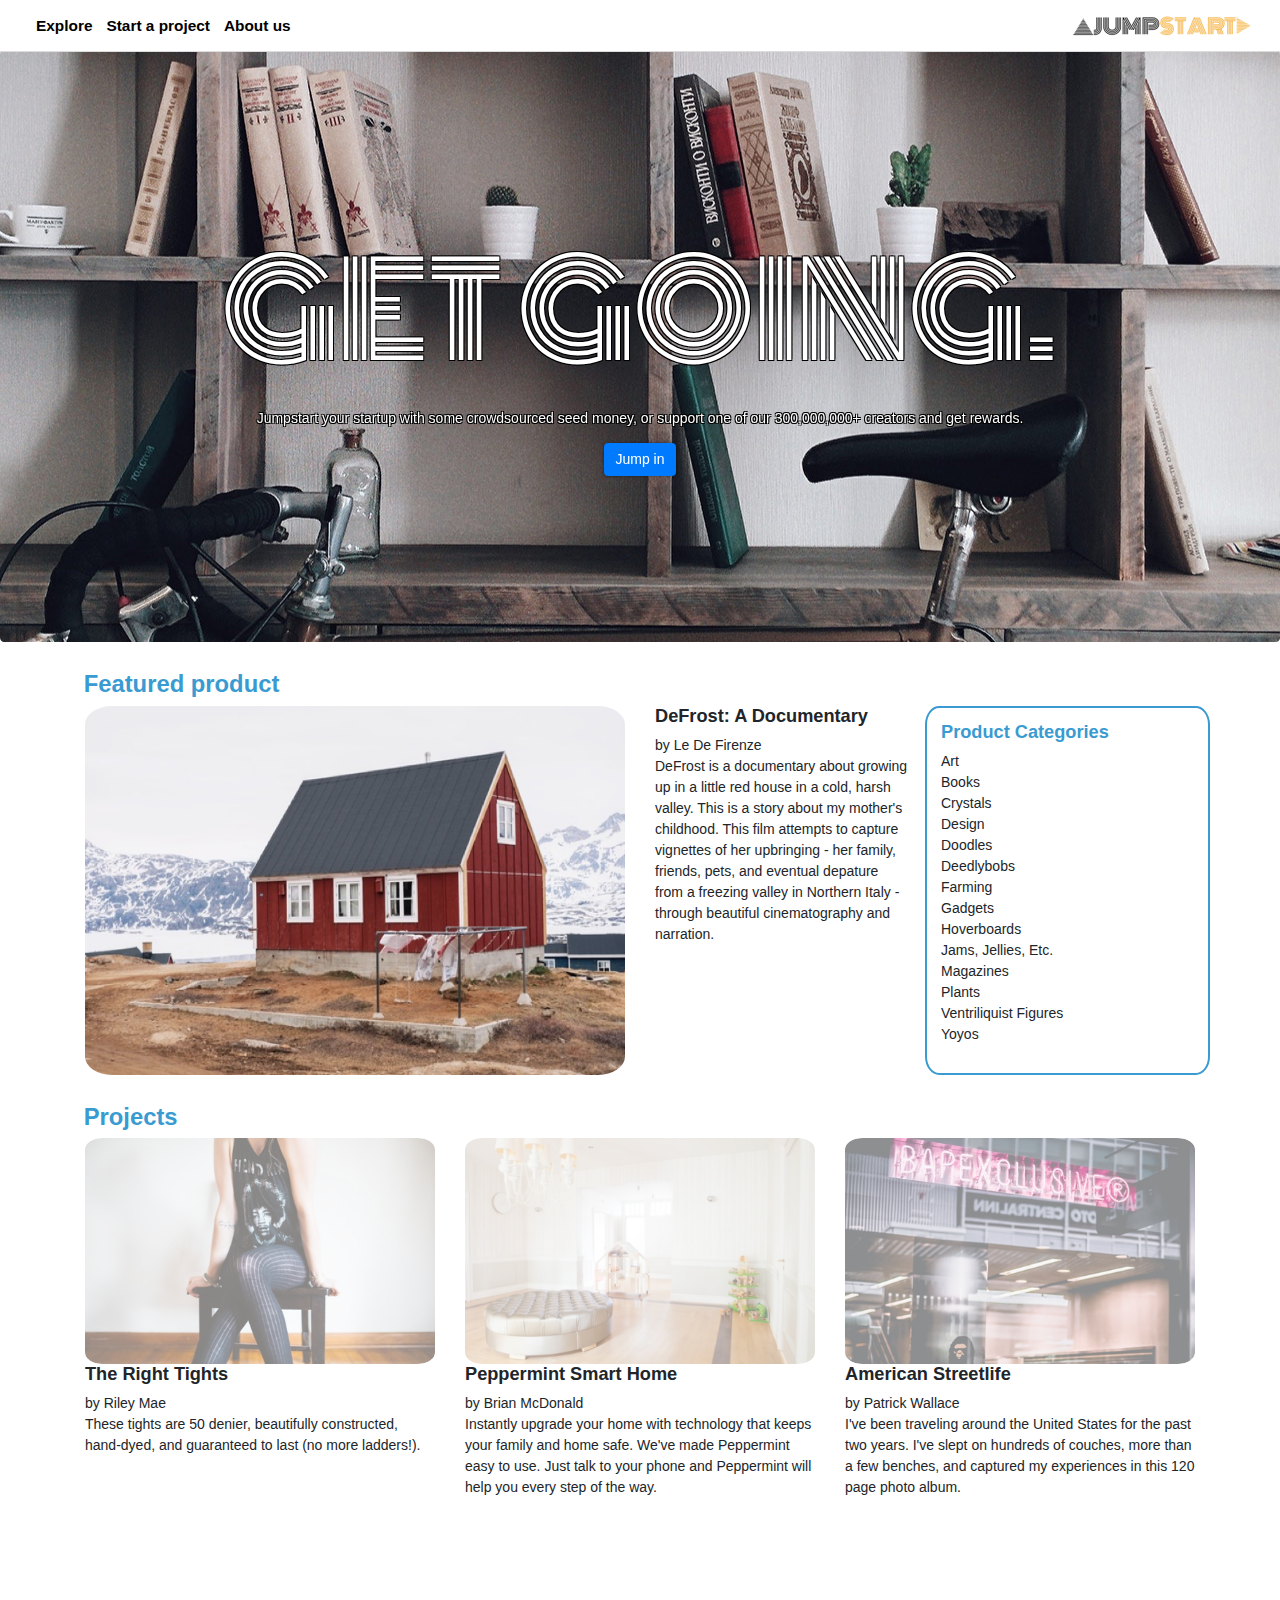
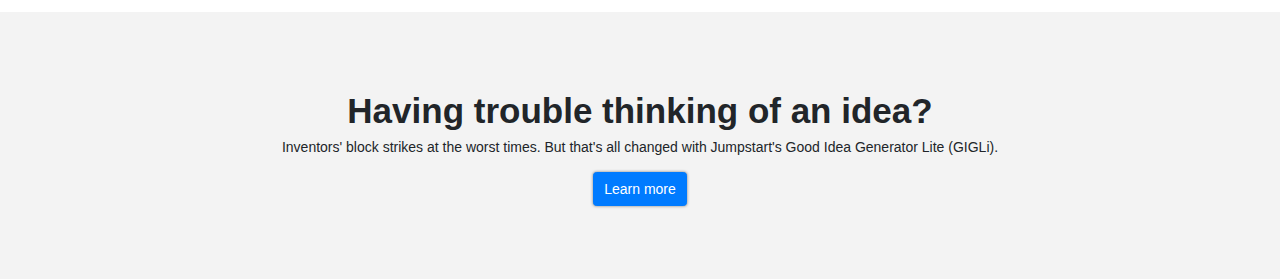
<file: index.html>
<!DOCTYPE html>
<html lang="en">
<head>
    <meta charset="UTF-8">
    <meta name="viewport" content="width=device-width, initial-scale=1.0">
    <link rel="stylesheet" href="./resources/css/Reset.css">
    <link rel="stylesheet" href="https://stackpath.bootstrapcdn.com/bootstrap/4.2.1/css/bootstrap.min.css">
    <link rel="stylesheet" type="text/css" href="./resources/javascript/Slick/slick/slick.css">
    <link rel="stylesheet" href="./resources/css/style.css">
    <title>Document</title>
    <link rel="shortcut icon" type="image/png" href="./favicon.png">
    <link href="https://fonts.googleapis.com/css?family=Monoton|Open+Sans:400,600,700" rel="stylesheet">

</head>
<body>

 
<nav class="navbar navbar-expand-md navbar-fixed-top">
    <div class="container-fluid nav-mobile">
        <ul class="navbar-nav mobile-text">
            <li class="nav-item active">
                <a class="nav-link" href="./index.html">Explore</a>
            </li>
            <li class="nav-item active">
                <a class="nav-link" href="#">Start a project</a>
            </li>
            <li class="nav-item active">
                <a class="nav-link" href="./About Us.html">About us</a>
            </liv>
        </ul>
        <a href="./index.html"><img class="logo" src="./resources/images/logo.png" alt="Company logo"></a>
    </div>    
</nav>

<div class="sitewide-container">

    <Div class="carousel">
        <div class="jumbotron jumbotron-bike">
            <span class="monoton mobile-text">GET GOING.</span>
            <p class="jumbotron-p mobile-text">Jumpstart your startup with some crowdsourced seed money, or support one of our 300,000,000+ creators and get rewards.</p>
            <div class="main-button">
                <a href="#" class="btn btn-primary btn-large">Jump in</a>
            </div>
        </div>
        <div class="jumbotron jumbotron-beer">
            <span class="monoton mobile-text">GET THINKING.</span>
            <p class="jumbotron-p mobile-text">Meet like-minded individuals who will help fuel your creative juices.</p>
            <div class="main-button">
                <a href="#" class="btn btn-primary btn-large">Jump in</a>
            </div>
        </div>
        <div class="jumbotron jumbotron-flowers">
            <span class="monoton mobile-text">GET CREATING.</span>
            <p class="jumbotron-p mobile-text">Stop overthinking projects and begin putting them out into the world.</p>
            <div class="main-button">
                <a href="#" class="btn btn-primary btn-large">Jump in</a>
            </div>
        </div>
        <div class="jumbotron jumbotron-duffel">
            <span class="monoton mobile-text">GET STARTED.</span>
            <p class="jumbotron-p mobile-text">What are you waiting for? Today's the day for your next big idea.</p>
            <div class="main-button">
                <a href="#" class="btn btn-primary btn-large">Jump in</a>
            </div>
        </div>
    </div>

    <div class="container bottom-margin">
        <div class="row featured-product">
            <h3>Featured product</h3>
        </div>
        <div class="row">
            <div class="image-container col-xs-12 col-md-6">
                <a href="./Featured-product.html"><img src="./resources/images/featured-project.png" alt="Barn in the mountains"></a>
            </div>
            <div class="featured-project col-xs-12 col-md-3">
                    <a href="./Featured-product.html"><h4>DeFrost: A Documentary</h4></a>
                <span>by Le De Firenze</span>
                <p>DeFrost is a documentary about growing up in a little red house in a cold, harsh valley. This is a story about my mother's childhood. This film attempts to capture vignettes of her upbringing - her family, friends, pets, and eventual depature from a freezing valley in Northern Italy - through beautiful cinematography and narration.</p>
            </div>

            <div class="product-list col-xs-12 col-md-3">
                <h4 class="mobile-text">Product Categories</h4>
                <ul>
                    <li>Art</li>
                    <li>Books</li>
                    <li>Crystals</li>
                    <li>Design</li>
                    <li>Doodles</li>
                    <li>Deedlybobs</li>
                    <li>Farming</li>
                    <li>Gadgets</li>
                    <li>Hoverboards</li>
                    <li>Jams, Jellies, Etc.</li>
                    <li>Magazines</li>
                    <li>Plants</li>
                    <li>Ventriliquist Figures</li>
                    <li>Yoyos</li>
                    </ul>        
            </div>
        </div>
    </div>

    <div class="container projects">
        <div class="row mobile-text projects-h3">
            <h3>Projects</h3>
        </div>
        <div class="row">
            <div class="col-xs-12 col-md-4">
                <div class="image-container">
                    <a href="./Projects1.html"><img src="./resources/images/project1.png" alt="Girl on chair" class="opaque zoom-img"></a>
                </div>
                    <a href="./Projects1.html"><h4>The Right Tights</h4></a>
                    <span>by Riley Mae</span>
                    <p>These tights are 50 denier, beautifully constructed, hand-dyed, and guaranteed to last (no more ladders!). 
            </div>
            <div class="col-xs-12 col-md-4"">
                <div class="image-container">
                        <a href="./Projects2.html"><img src="./resources/images/project2.png" alt="Empty apartment room" class="opaque zoom-img"></a>
                </div>    
                <a href="./Projects2.html"><h4>Peppermint Smart Home</h4></a>
                <span>by Brian McDonald</span>
                <p>Instantly upgrade your home with technology that keeps your family and home safe. We've made Peppermint easy to use. Just talk to your phone and Peppermint will help you every step of the way.</p>
            </div>
            <div class="col-xs-12 col-md-4"">
                <div class="image-container">
                        <a href="./Projects3.html"><img src="./resources/images/project3.png" alt="Street sign post double exposure" class="opaque zoom-img"></a>
                </div>
                <a href="./Projects3.html"><h4>American Streetlife</h4></a>
                <span>by Patrick Wallace</span>
                <p>I've been traveling around the United States for the past two years. I've slept on hundreds of couches, more than a few benches, and captured my experiences in this 120 page photo album.</p>
            </div>   
        </div>
    </div>


    <div class="container-fluid footer-content">
        <div>
            <span class="big-text">Having trouble thinking of an idea?</span>
            <p>Inventors' block strikes at the worst times. But that's all changed with Jumpstart's Good Idea Generator Lite (GIGLi).</p>
            <div class="main-button">
                <a href="#" class="btn btn-primary btn-large">Learn more</a>
            </div>
        </div>

    </div>

</div>


<script
  src="https://code.jquery.com/jquery-3.3.1.min.js"
  integrity="sha256-FgpCb/KJQlLNfOu91ta32o/NMZxltwRo8QtmkMRdAu8="
  crossorigin="anonymous"></script>
<script type="text/javascript" src="./resources/javascript/Slick/slick/slick.min.js"></script>
<script type="text/javascript" src="./resources/javascript/main.js"></script>
</body>


</html>
</file>
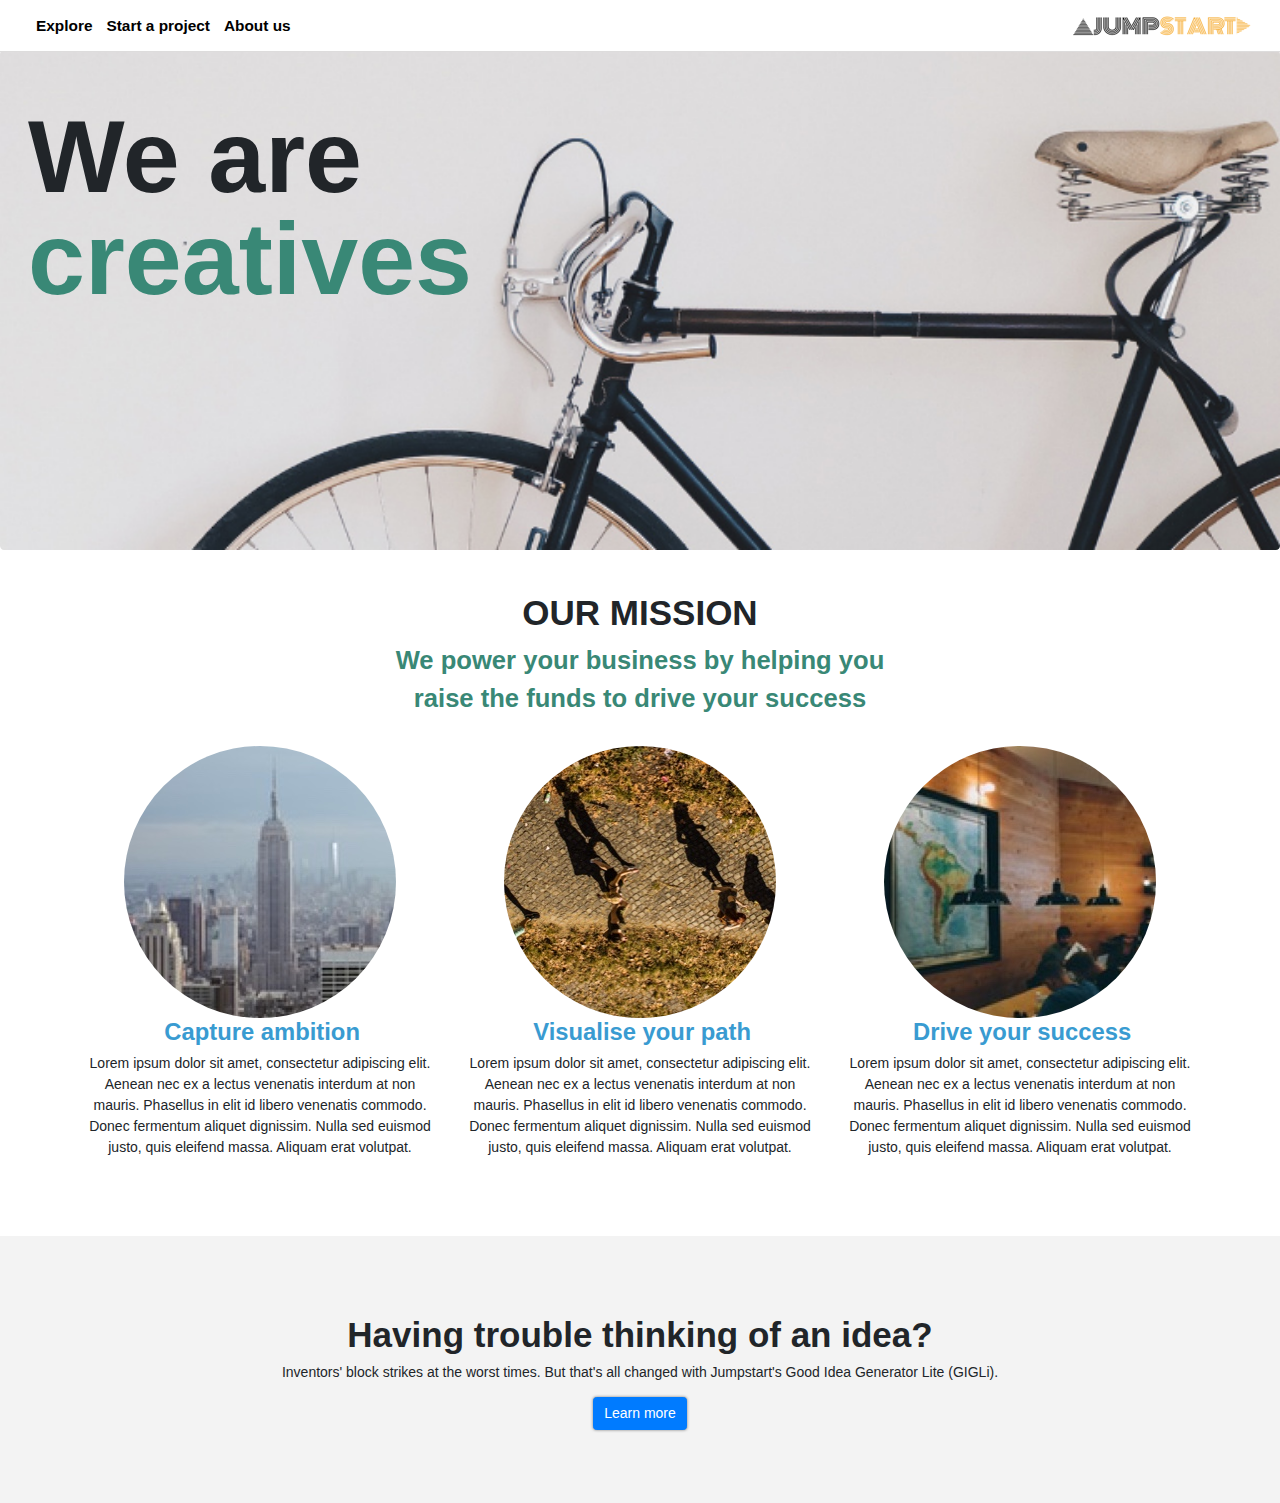
<file: About Us.html>
<!DOCTYPE html>
<html lang="en">
<head>
    <meta charset="UTF-8">
    <meta name="viewport" content="width=device-width, initial-scale=1.0">
    <link rel="stylesheet" href="./resources/css/Reset.css">
    <link rel="stylesheet" href="https://stackpath.bootstrapcdn.com/bootstrap/4.2.1/css/bootstrap.min.css">
    <link rel="stylesheet" type="text/css" href="./resources/javascript/Slick/slick/slick.css">
    <link rel="stylesheet" href="./resources/css/style.css">
    <title>Document</title>
    <link rel="shortcut icon" type="image/png" href="./favicon.png">
    <link href="https://fonts.googleapis.com/css?family=Monoton|Open+Sans:400,600,700" rel="stylesheet">

</head>
<body class="projects-page">


 
<nav class="navbar navbar-expand-md navbar-fixed-top">
    <div class="container-fluid nav-mobile">
        <ul class="navbar-nav mobile-text">
            <li class="nav-item active">
                    <a class="nav-link" href="./index.html">Explore</a>
            </li>
            <li class="nav-item active">
                <a class="nav-link" href="#">Start a project</a>
            </li>
            <li class="nav-item active">
                <a class="nav-link" href="./About Us.html">About us</a>
            </liv>
        </ul>
        <a href="./index.html"><img class="logo" src="./resources/images/logo.png" alt="Company logo"></a>
    </div>    
</nav>

<div class="about-us-container">

    <div class="jumbotron jumbotron-about-us">
        <div class="row">
            <span class="about-us-title col-md-4">We are <br> <span id="creatives">creatives</span></span>
        </div>
    </div>

<div class="container sec-1-about-us testing">

    <div class="row">
        <div class="col-md-6 offset-md-3">
            <h1 id="about-us-h1">OUR MISSION</h1>
        </div>
    </div>   

    <div class="row">
        <div class="col-md-6 offset-md-3">
            <p class="about-us-p">We power your business by helping you raise the funds to drive your success</p>
        </div>
    </div>

    <div class="row">
        <div class="col-md-4 tile">
            <div class="about-us-img">
                <img src="./resources/images/empire-state.jpg" alt="Empire state building">
            </div>
            <h3>Capture ambition</h3>
            <p id="left"> Lorem ipsum dolor sit amet, consectetur adipiscing elit. Aenean nec ex a lectus venenatis interdum at non mauris. Phasellus in elit id libero venenatis commodo. Donec fermentum aliquet dignissim. Nulla sed euismod justo, quis eleifend massa. Aliquam erat volutpat.  </p>
        </div>
        <div class="col-md-4 tile">
            <div class="about-us-img">
                <img src="./resources/images/walking-path.jpg" alt="People walking on path">
            </div>
            <h3>Visualise your path</h3>
            <p id="left">Lorem ipsum dolor sit amet, consectetur adipiscing elit. Aenean nec ex a lectus venenatis interdum at non mauris. Phasellus in elit id libero venenatis commodo. Donec fermentum aliquet dignissim. Nulla sed euismod justo, quis eleifend massa. Aliquam erat volutpat.  </p>
        </div>
        <div class="col-md-4 tile">
            <div class="about-us-img">
                <img src="./resources/images/information-campus.jpg" alt="People sitting in a cafe">
            </div>
            <h3>Drive your success</h3>
            <p id="left">Lorem ipsum dolor sit amet, consectetur adipiscing elit. Aenean nec ex a lectus venenatis interdum at non mauris. Phasellus in elit id libero venenatis commodo. Donec fermentum aliquet dignissim. Nulla sed euismod justo, quis eleifend massa. Aliquam erat volutpat. </p>
        </div>        

    </div>
            
</div>  
       
</div>


    <div class="container-fluid footer-content">
        <div>
            <span class="big-text">Having trouble thinking of an idea?</span>
            <p>Inventors' block strikes at the worst times. But that's all changed with Jumpstart's Good Idea Generator Lite (GIGLi).</p>
            <div class="main-button">
                <a href="#" class="btn btn-primary btn-large">Learn more</a>
            </div>
        </div>

    </div>



<script
  src="https://code.jquery.com/jquery-3.3.1.min.js"
  integrity="sha256-FgpCb/KJQlLNfOu91ta32o/NMZxltwRo8QtmkMRdAu8="
  crossorigin="anonymous"></script>
<script type="text/javascript" src="./resources/javascript/Slick/slick/slick.min.js"></script>
<script type="text/javascript" src="./resources/javascript/main.js"></script>
</body>


</html>
</file>
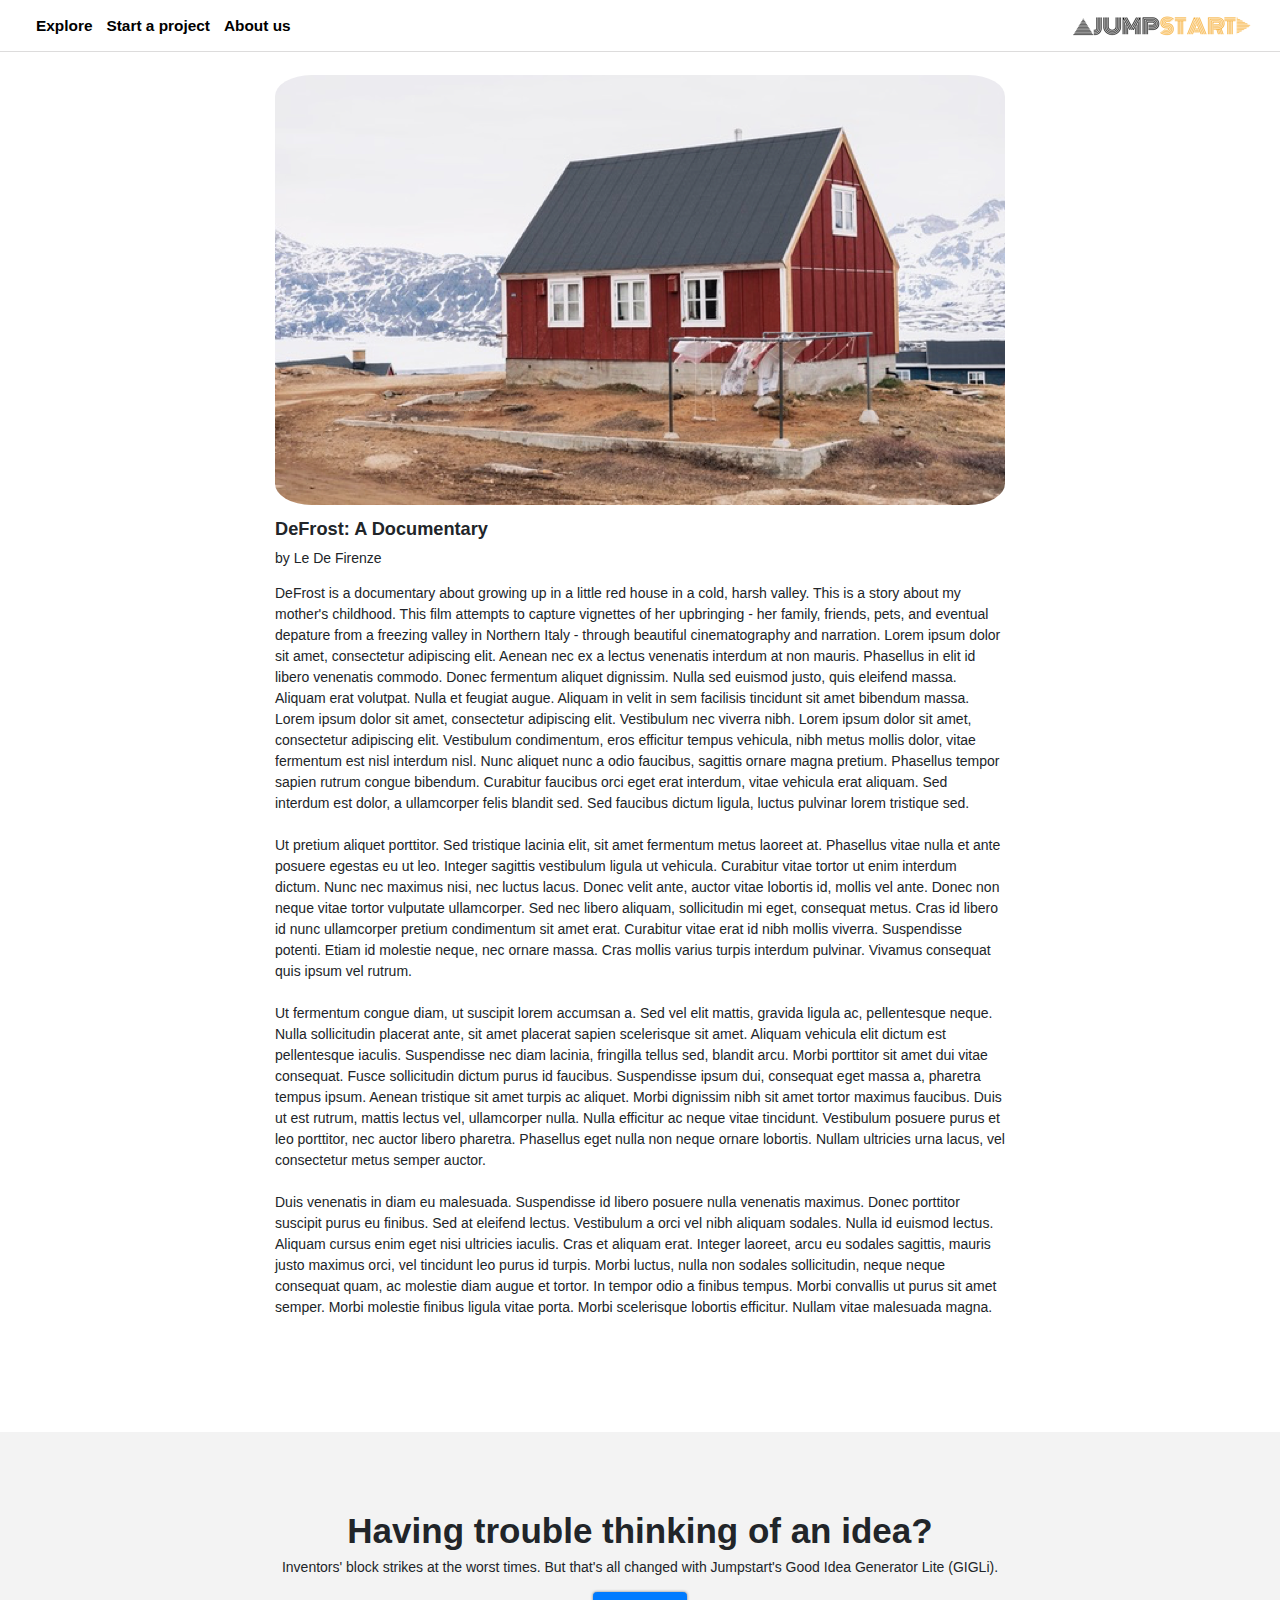
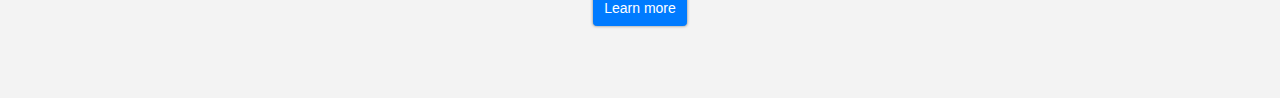
<file: Featured-product.html>
<!DOCTYPE html>
<html lang="en">
<head>
    <meta charset="UTF-8">
    <meta name="viewport" content="width=device-width, initial-scale=1.0">
    <link rel="stylesheet" href="./resources/css/Reset.css">
    <link rel="stylesheet" href="https://stackpath.bootstrapcdn.com/bootstrap/4.2.1/css/bootstrap.min.css">
    <link rel="stylesheet" type="text/css" href="./resources/javascript/Slick/slick/slick.css">
    <link rel="stylesheet" href="./resources/css/style.css">
    <title>Document</title>
    <link rel="shortcut icon" type="image/png" href="./favicon.png">
    <link href="https://fonts.googleapis.com/css?family=Monoton|Open+Sans:400,600,700" rel="stylesheet">

</head>
<body class="projects-page">


 
<nav class="navbar navbar-expand-md navbar-fixed-top">
    <div class="container-fluid nav-mobile">
        <ul class="navbar-nav mobile-text">
            <li class="nav-item active">
                    <a class="nav-link" href="./index.html">Explore</a>
            </li>
            <li class="nav-item active">
                <a class="nav-link" href="#">Start a project</a>
            </li>
            <li class="nav-item active">
                <a class="nav-link" href="#">About us</a>
            </liv>
        </ul>
        <a href="./index.html"><img class="logo" src="./resources/images/logo.png" alt="Company logo"></a>
    </div>    
</nav>

<div class="sitewide-container">

    <div class="container projects">
        <div class="row">
                <div class="image-container col-md-8 offset-md-2">
                    <img src="./resources/images/featured-project.png" alt="Barn in the mountains">
                </div>
        </div> 
        <div class="row">   
            <div class="col-md-8 offset-md-2">     
                    <h4 class="projects-page-h4">DeFrost: A Documentary</h4>
                    <span>by Le De Firenze</span>
                    <p class="projects-page-p">DeFrost is a documentary about growing up in a little red house in a cold, harsh valley. This is a story about my mother's childhood. This film attempts to capture vignettes of her upbringing - her family, friends, pets, and eventual depature from a freezing valley in Northern Italy - through beautiful cinematography and narration. Lorem ipsum dolor sit amet, consectetur adipiscing elit. Aenean nec ex a lectus venenatis interdum at non mauris. Phasellus in elit id libero venenatis commodo. Donec fermentum aliquet dignissim. Nulla sed euismod justo, quis eleifend massa. Aliquam erat volutpat. Nulla et feugiat augue. Aliquam in velit in sem facilisis tincidunt sit amet bibendum massa. Lorem ipsum dolor sit amet, consectetur adipiscing elit. Vestibulum nec viverra nibh. Lorem ipsum dolor sit amet, consectetur adipiscing elit. Vestibulum condimentum, eros efficitur tempus vehicula, nibh metus mollis dolor, vitae fermentum est nisl interdum nisl. Nunc aliquet nunc a odio faucibus, sagittis ornare magna pretium. Phasellus tempor sapien rutrum congue bibendum. Curabitur faucibus orci eget erat interdum, vitae vehicula erat aliquam. Sed interdum est dolor, a ullamcorper felis blandit sed. Sed faucibus dictum ligula, luctus pulvinar lorem tristique sed. <br> <br>

                    Ut pretium aliquet porttitor. Sed tristique lacinia elit, sit amet fermentum metus laoreet at. Phasellus vitae nulla et ante posuere egestas eu ut leo. Integer sagittis vestibulum ligula ut vehicula. Curabitur vitae tortor ut enim interdum dictum. Nunc nec maximus nisi, nec luctus lacus. Donec velit ante, auctor vitae lobortis id, mollis vel ante. Donec non neque vitae tortor vulputate ullamcorper. Sed nec libero aliquam, sollicitudin mi eget, consequat metus. Cras id libero id nunc ullamcorper pretium condimentum sit amet erat. Curabitur vitae erat id nibh mollis viverra. Suspendisse potenti. Etiam id molestie neque, nec ornare massa. Cras mollis varius turpis interdum pulvinar. Vivamus consequat quis ipsum vel rutrum. <br> <br>
                            
                    Ut fermentum congue diam, ut suscipit lorem accumsan a. Sed vel elit mattis, gravida ligula ac, pellentesque neque. Nulla sollicitudin placerat ante, sit amet placerat sapien scelerisque sit amet. Aliquam vehicula elit dictum est pellentesque iaculis. Suspendisse nec diam lacinia, fringilla tellus sed, blandit arcu. Morbi porttitor sit amet dui vitae consequat. Fusce sollicitudin dictum purus id faucibus. Suspendisse ipsum dui, consequat eget massa a, pharetra tempus ipsum. Aenean tristique sit amet turpis ac aliquet. Morbi dignissim nibh sit amet tortor maximus faucibus. Duis ut est rutrum, mattis lectus vel, ullamcorper nulla. Nulla efficitur ac neque vitae tincidunt. Vestibulum posuere purus et leo porttitor, nec auctor libero pharetra. Phasellus eget nulla non neque ornare lobortis. Nullam ultricies urna lacus, vel consectetur metus semper auctor. <br> <br>
                            
                    Duis venenatis in diam eu malesuada. Suspendisse id libero posuere nulla venenatis maximus. Donec porttitor suscipit purus eu finibus. Sed at eleifend lectus. Vestibulum a orci vel nibh aliquam sodales. Nulla id euismod lectus. Aliquam cursus enim eget nisi ultricies iaculis. Cras et aliquam erat. Integer laoreet, arcu eu sodales sagittis, mauris justo maximus orci, vel tincidunt leo purus id turpis. Morbi luctus, nulla non sodales sollicitudin, neque neque consequat quam, ac molestie diam augue et tortor. In tempor odio a finibus tempus. Morbi convallis ut purus sit amet semper. Morbi molestie finibus ligula vitae porta. Morbi scelerisque lobortis efficitur. Nullam vitae malesuada magna.</p>
            </div>        
        </div>    
    </div>


    <div class="container-fluid footer-content">
        <div>
            <span class="big-text">Having trouble thinking of an idea?</span>
            <p>Inventors' block strikes at the worst times. But that's all changed with Jumpstart's Good Idea Generator Lite (GIGLi).</p>
            <div class="main-button">
                <a href="#" class="btn btn-primary btn-large">Learn more</a>
            </div>
        </div>

    </div>

</div>

<script
  src="https://code.jquery.com/jquery-3.3.1.min.js"
  integrity="sha256-FgpCb/KJQlLNfOu91ta32o/NMZxltwRo8QtmkMRdAu8="
  crossorigin="anonymous"></script>
<script type="text/javascript" src="./resources/javascript/Slick/slick/slick.min.js"></script>
<script type="text/javascript" src="./resources/javascript/main.js"></script>
</body>


</html>
</file>
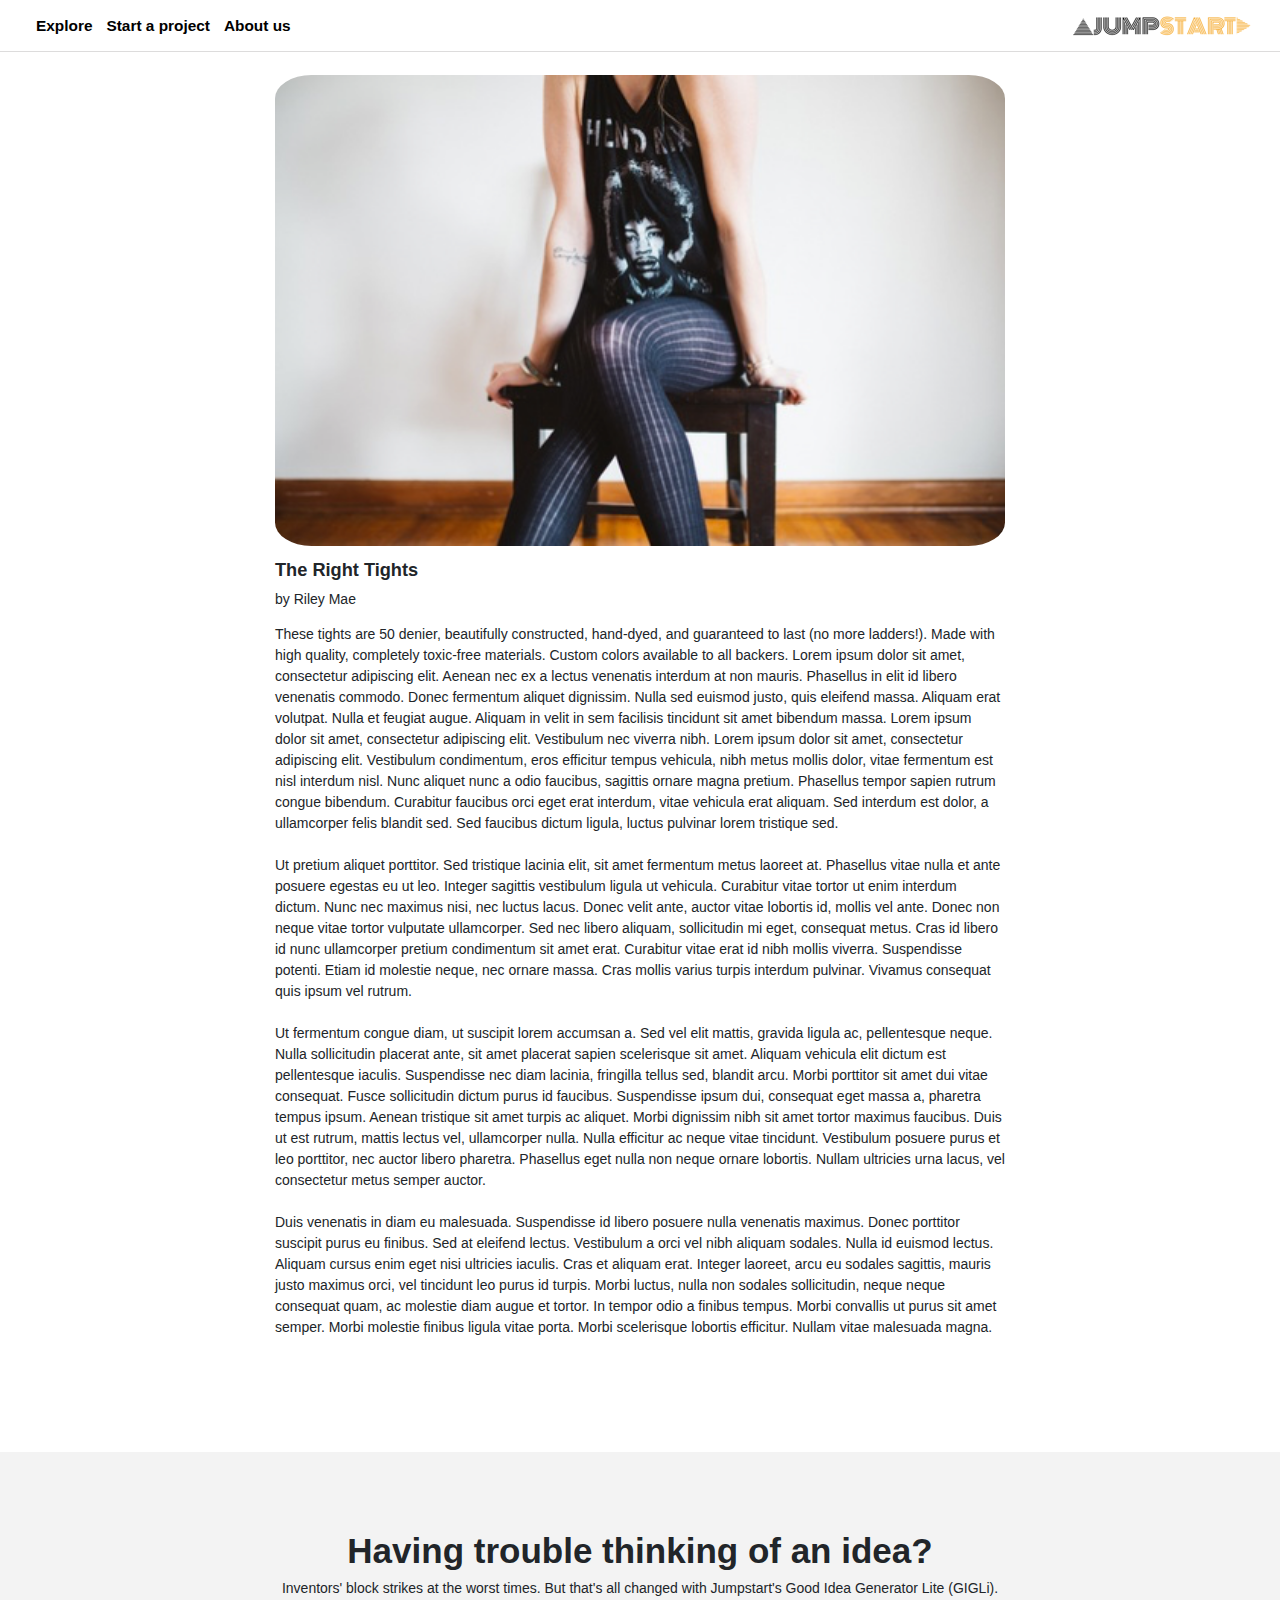
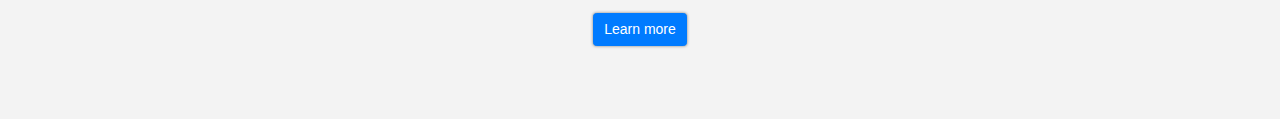
<file: Projects1.html>
<!DOCTYPE html>
<html lang="en">
<head>
    <meta charset="UTF-8">
    <meta name="viewport" content="width=device-width, initial-scale=1.0">
    <link rel="stylesheet" href="./resources/css/Reset.css">
    <link rel="stylesheet" href="https://stackpath.bootstrapcdn.com/bootstrap/4.2.1/css/bootstrap.min.css">
    <link rel="stylesheet" type="text/css" href="./resources/javascript/Slick/slick/slick.css">
    <link rel="stylesheet" href="./resources/css/style.css">
    <title>Document</title>
    <link rel="shortcut icon" type="image/png" href="./favicon.png">
    <link href="https://fonts.googleapis.com/css?family=Monoton|Open+Sans:400,600,700" rel="stylesheet">

</head>
<body class="projects-page">


 
<nav class="navbar navbar-expand-md navbar-fixed-top">
    <div class="container-fluid nav-mobile">
        <ul class="navbar-nav mobile-text">
            <li class="nav-item active">
                    <a class="nav-link" href="./index.html">Explore</a>
            </li>
            <li class="nav-item active">
                <a class="nav-link" href="#">Start a project</a>
            </li>
            <li class="nav-item active">
                <a class="nav-link" href="./About Us.html">About us</a>
            </liv>
        </ul>
        <a href="./index.html"><img class="logo" src="./resources/images/logo.png" alt="Company logo"></a>
    </div>    
</nav>

<div class="sitewide-container">

    <div class="container projects">
        <div class="row">
                <div class="image-container col-md-8 offset-md-2">
                    <img src="./resources/images/project1.png" alt="Girl on chair">
                </div>
        </div> 
        <div class="row">   
            <div class="col-md-8 offset-md-2">     
                    <h4 class="projects-page-h4">The Right Tights</h4>
                    <span>by Riley Mae</span>
                    <p class="projects-page-p">These tights are 50 denier, beautifully constructed, hand-dyed, and guaranteed to last (no more ladders!). Made with high quality, completely toxic-free materials. Custom colors available to all backers. Lorem ipsum dolor sit amet, consectetur adipiscing elit. Aenean nec ex a lectus venenatis interdum at non mauris. Phasellus in elit id libero venenatis commodo. Donec fermentum aliquet dignissim. Nulla sed euismod justo, quis eleifend massa. Aliquam erat volutpat. Nulla et feugiat augue. Aliquam in velit in sem facilisis tincidunt sit amet bibendum massa. Lorem ipsum dolor sit amet, consectetur adipiscing elit. Vestibulum nec viverra nibh. Lorem ipsum dolor sit amet, consectetur adipiscing elit. Vestibulum condimentum, eros efficitur tempus vehicula, nibh metus mollis dolor, vitae fermentum est nisl interdum nisl. Nunc aliquet nunc a odio faucibus, sagittis ornare magna pretium. Phasellus tempor sapien rutrum congue bibendum. Curabitur faucibus orci eget erat interdum, vitae vehicula erat aliquam. Sed interdum est dolor, a ullamcorper felis blandit sed. Sed faucibus dictum ligula, luctus pulvinar lorem tristique sed. <br> <br>

                    Ut pretium aliquet porttitor. Sed tristique lacinia elit, sit amet fermentum metus laoreet at. Phasellus vitae nulla et ante posuere egestas eu ut leo. Integer sagittis vestibulum ligula ut vehicula. Curabitur vitae tortor ut enim interdum dictum. Nunc nec maximus nisi, nec luctus lacus. Donec velit ante, auctor vitae lobortis id, mollis vel ante. Donec non neque vitae tortor vulputate ullamcorper. Sed nec libero aliquam, sollicitudin mi eget, consequat metus. Cras id libero id nunc ullamcorper pretium condimentum sit amet erat. Curabitur vitae erat id nibh mollis viverra. Suspendisse potenti. Etiam id molestie neque, nec ornare massa. Cras mollis varius turpis interdum pulvinar. Vivamus consequat quis ipsum vel rutrum. <br> <br>
                            
                    Ut fermentum congue diam, ut suscipit lorem accumsan a. Sed vel elit mattis, gravida ligula ac, pellentesque neque. Nulla sollicitudin placerat ante, sit amet placerat sapien scelerisque sit amet. Aliquam vehicula elit dictum est pellentesque iaculis. Suspendisse nec diam lacinia, fringilla tellus sed, blandit arcu. Morbi porttitor sit amet dui vitae consequat. Fusce sollicitudin dictum purus id faucibus. Suspendisse ipsum dui, consequat eget massa a, pharetra tempus ipsum. Aenean tristique sit amet turpis ac aliquet. Morbi dignissim nibh sit amet tortor maximus faucibus. Duis ut est rutrum, mattis lectus vel, ullamcorper nulla. Nulla efficitur ac neque vitae tincidunt. Vestibulum posuere purus et leo porttitor, nec auctor libero pharetra. Phasellus eget nulla non neque ornare lobortis. Nullam ultricies urna lacus, vel consectetur metus semper auctor. <br> <br>
                            
                    Duis venenatis in diam eu malesuada. Suspendisse id libero posuere nulla venenatis maximus. Donec porttitor suscipit purus eu finibus. Sed at eleifend lectus. Vestibulum a orci vel nibh aliquam sodales. Nulla id euismod lectus. Aliquam cursus enim eget nisi ultricies iaculis. Cras et aliquam erat. Integer laoreet, arcu eu sodales sagittis, mauris justo maximus orci, vel tincidunt leo purus id turpis. Morbi luctus, nulla non sodales sollicitudin, neque neque consequat quam, ac molestie diam augue et tortor. In tempor odio a finibus tempus. Morbi convallis ut purus sit amet semper. Morbi molestie finibus ligula vitae porta. Morbi scelerisque lobortis efficitur. Nullam vitae malesuada magna.</p>
            </div>        
        </div>    
    </div>


    <div class="container-fluid footer-content">
        <div>
            <span class="big-text">Having trouble thinking of an idea?</span>
            <p>Inventors' block strikes at the worst times. But that's all changed with Jumpstart's Good Idea Generator Lite (GIGLi).</p>
            <div class="main-button">
                <a href="#" class="btn btn-primary btn-large">Learn more</a>
            </div>
        </div>

    </div>

</div>

<script
  src="https://code.jquery.com/jquery-3.3.1.min.js"
  integrity="sha256-FgpCb/KJQlLNfOu91ta32o/NMZxltwRo8QtmkMRdAu8="
  crossorigin="anonymous"></script>
<script type="text/javascript" src="./resources/javascript/Slick/slick/slick.min.js"></script>
<script type="text/javascript" src="./resources/javascript/main.js"></script>
</body>


</html>
</file>
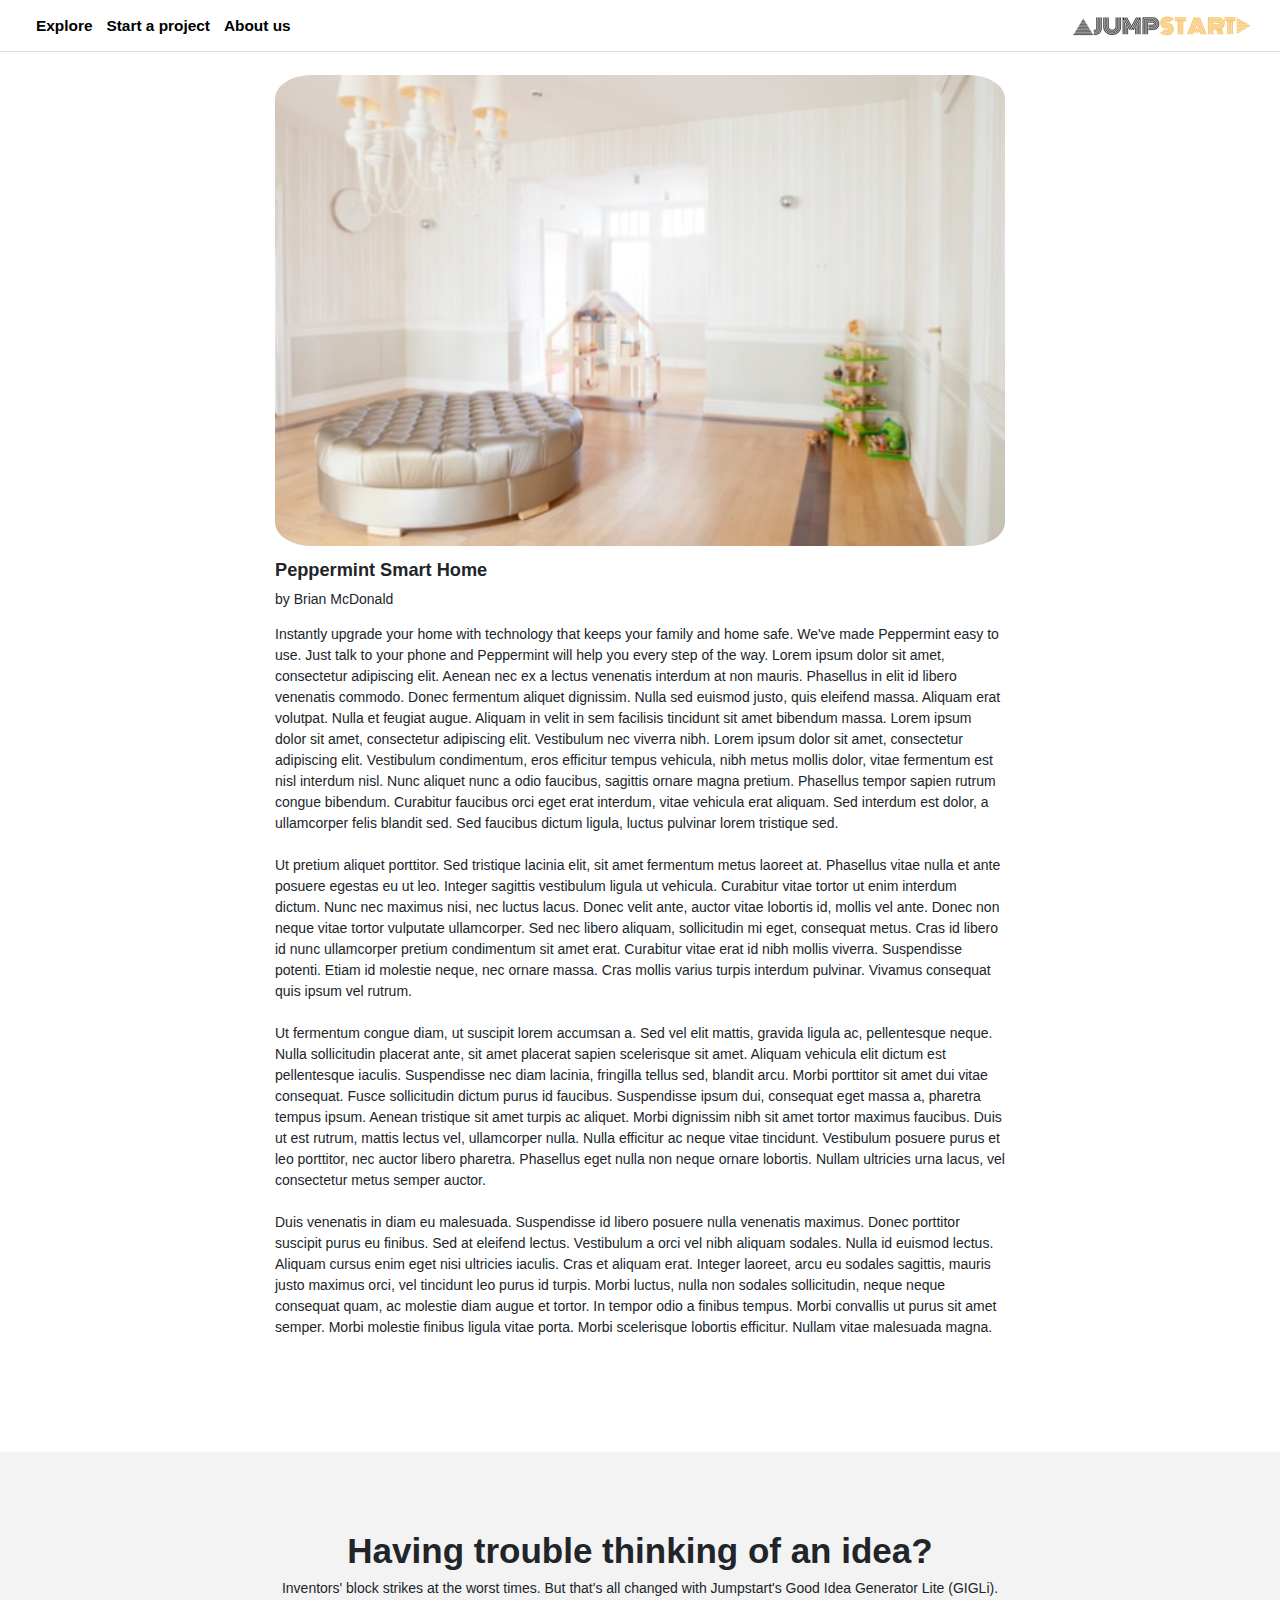
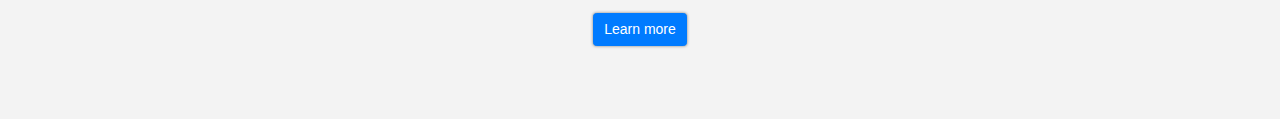
<file: Projects2.html>
<!DOCTYPE html>
<html lang="en">
<head>
    <meta charset="UTF-8">
    <meta name="viewport" content="width=device-width, initial-scale=1.0">
    <link rel="stylesheet" href="./resources/css/Reset.css">
    <link rel="stylesheet" href="https://stackpath.bootstrapcdn.com/bootstrap/4.2.1/css/bootstrap.min.css">
    <link rel="stylesheet" type="text/css" href="./resources/javascript/Slick/slick/slick.css">
    <link rel="stylesheet" href="./resources/css/style.css">
    <title>Document</title>
    <link rel="shortcut icon" type="image/png" href="./favicon.png">
    <link href="https://fonts.googleapis.com/css?family=Monoton|Open+Sans:400,600,700" rel="stylesheet">

</head>
<body class="projects-page">


 
<nav class="navbar navbar-expand-md navbar-fixed-top">
    <div class="container-fluid nav-mobile">
        <ul class="navbar-nav mobile-text">
            <li class="nav-item active">
                <a class="nav-link" href="./index.html">Explore</a>
            </li>
            <li class="nav-item active">
                <a class="nav-link" href="#">Start a project</a>
            </li>
            <li class="nav-item active">
                <a class="nav-link" href="./About Us.html">About us</a>
            </liv>
        </ul>
        <a href="./index.html"><img class="logo" src="./resources/images/logo.png" alt="Company logo"></a>
    </div>    
</nav>

<div class="sitewide-container">

    <div class="container projects">
        <div class="row">
                <div class="image-container col-md-8 offset-md-2">
                        <img src="./resources/images/project2.png" alt="Empty apartment room">
                </div>
        </div> 
        <div class="row">   
            <div class="col-md-8 offset-md-2">     
                    <h4 class="projects-page-h4">Peppermint Smart Home</h4>
                    <span>by Brian McDonald</span>
                    <p class="projects-page-p">Instantly upgrade your home with technology that keeps your family and home safe. We've made Peppermint easy to use. Just talk to your phone and Peppermint will help you every step of the way. Lorem ipsum dolor sit amet, consectetur adipiscing elit. Aenean nec ex a lectus venenatis interdum at non mauris. Phasellus in elit id libero venenatis commodo. Donec fermentum aliquet dignissim. Nulla sed euismod justo, quis eleifend massa. Aliquam erat volutpat. Nulla et feugiat augue. Aliquam in velit in sem facilisis tincidunt sit amet bibendum massa. Lorem ipsum dolor sit amet, consectetur adipiscing elit. Vestibulum nec viverra nibh. Lorem ipsum dolor sit amet, consectetur adipiscing elit. Vestibulum condimentum, eros efficitur tempus vehicula, nibh metus mollis dolor, vitae fermentum est nisl interdum nisl. Nunc aliquet nunc a odio faucibus, sagittis ornare magna pretium. Phasellus tempor sapien rutrum congue bibendum. Curabitur faucibus orci eget erat interdum, vitae vehicula erat aliquam. Sed interdum est dolor, a ullamcorper felis blandit sed. Sed faucibus dictum ligula, luctus pulvinar lorem tristique sed. <br> <br>

                    Ut pretium aliquet porttitor. Sed tristique lacinia elit, sit amet fermentum metus laoreet at. Phasellus vitae nulla et ante posuere egestas eu ut leo. Integer sagittis vestibulum ligula ut vehicula. Curabitur vitae tortor ut enim interdum dictum. Nunc nec maximus nisi, nec luctus lacus. Donec velit ante, auctor vitae lobortis id, mollis vel ante. Donec non neque vitae tortor vulputate ullamcorper. Sed nec libero aliquam, sollicitudin mi eget, consequat metus. Cras id libero id nunc ullamcorper pretium condimentum sit amet erat. Curabitur vitae erat id nibh mollis viverra. Suspendisse potenti. Etiam id molestie neque, nec ornare massa. Cras mollis varius turpis interdum pulvinar. Vivamus consequat quis ipsum vel rutrum. <br> <br>
                            
                    Ut fermentum congue diam, ut suscipit lorem accumsan a. Sed vel elit mattis, gravida ligula ac, pellentesque neque. Nulla sollicitudin placerat ante, sit amet placerat sapien scelerisque sit amet. Aliquam vehicula elit dictum est pellentesque iaculis. Suspendisse nec diam lacinia, fringilla tellus sed, blandit arcu. Morbi porttitor sit amet dui vitae consequat. Fusce sollicitudin dictum purus id faucibus. Suspendisse ipsum dui, consequat eget massa a, pharetra tempus ipsum. Aenean tristique sit amet turpis ac aliquet. Morbi dignissim nibh sit amet tortor maximus faucibus. Duis ut est rutrum, mattis lectus vel, ullamcorper nulla. Nulla efficitur ac neque vitae tincidunt. Vestibulum posuere purus et leo porttitor, nec auctor libero pharetra. Phasellus eget nulla non neque ornare lobortis. Nullam ultricies urna lacus, vel consectetur metus semper auctor. <br> <br>
                            
                    Duis venenatis in diam eu malesuada. Suspendisse id libero posuere nulla venenatis maximus. Donec porttitor suscipit purus eu finibus. Sed at eleifend lectus. Vestibulum a orci vel nibh aliquam sodales. Nulla id euismod lectus. Aliquam cursus enim eget nisi ultricies iaculis. Cras et aliquam erat. Integer laoreet, arcu eu sodales sagittis, mauris justo maximus orci, vel tincidunt leo purus id turpis. Morbi luctus, nulla non sodales sollicitudin, neque neque consequat quam, ac molestie diam augue et tortor. In tempor odio a finibus tempus. Morbi convallis ut purus sit amet semper. Morbi molestie finibus ligula vitae porta. Morbi scelerisque lobortis efficitur. Nullam vitae malesuada magna.</p>
            </div>        
        </div>    
    </div>


    <div class="container-fluid footer-content">
        <div>
            <span class="big-text">Having trouble thinking of an idea?</span>
            <p>Inventors' block strikes at the worst times. But that's all changed with Jumpstart's Good Idea Generator Lite (GIGLi).</p>
            <div class="main-button">
                <a href="#" class="btn btn-primary btn-large">Learn more</a>
            </div>
        </div>

    </div>

</div>

<script
  src="https://code.jquery.com/jquery-3.3.1.min.js"
  integrity="sha256-FgpCb/KJQlLNfOu91ta32o/NMZxltwRo8QtmkMRdAu8="
  crossorigin="anonymous"></script>
<script type="text/javascript" src="./resources/javascript/Slick/slick/slick.min.js"></script>
<script type="text/javascript" src="./resources/javascript/main.js"></script>
</body>


</html>
</file>
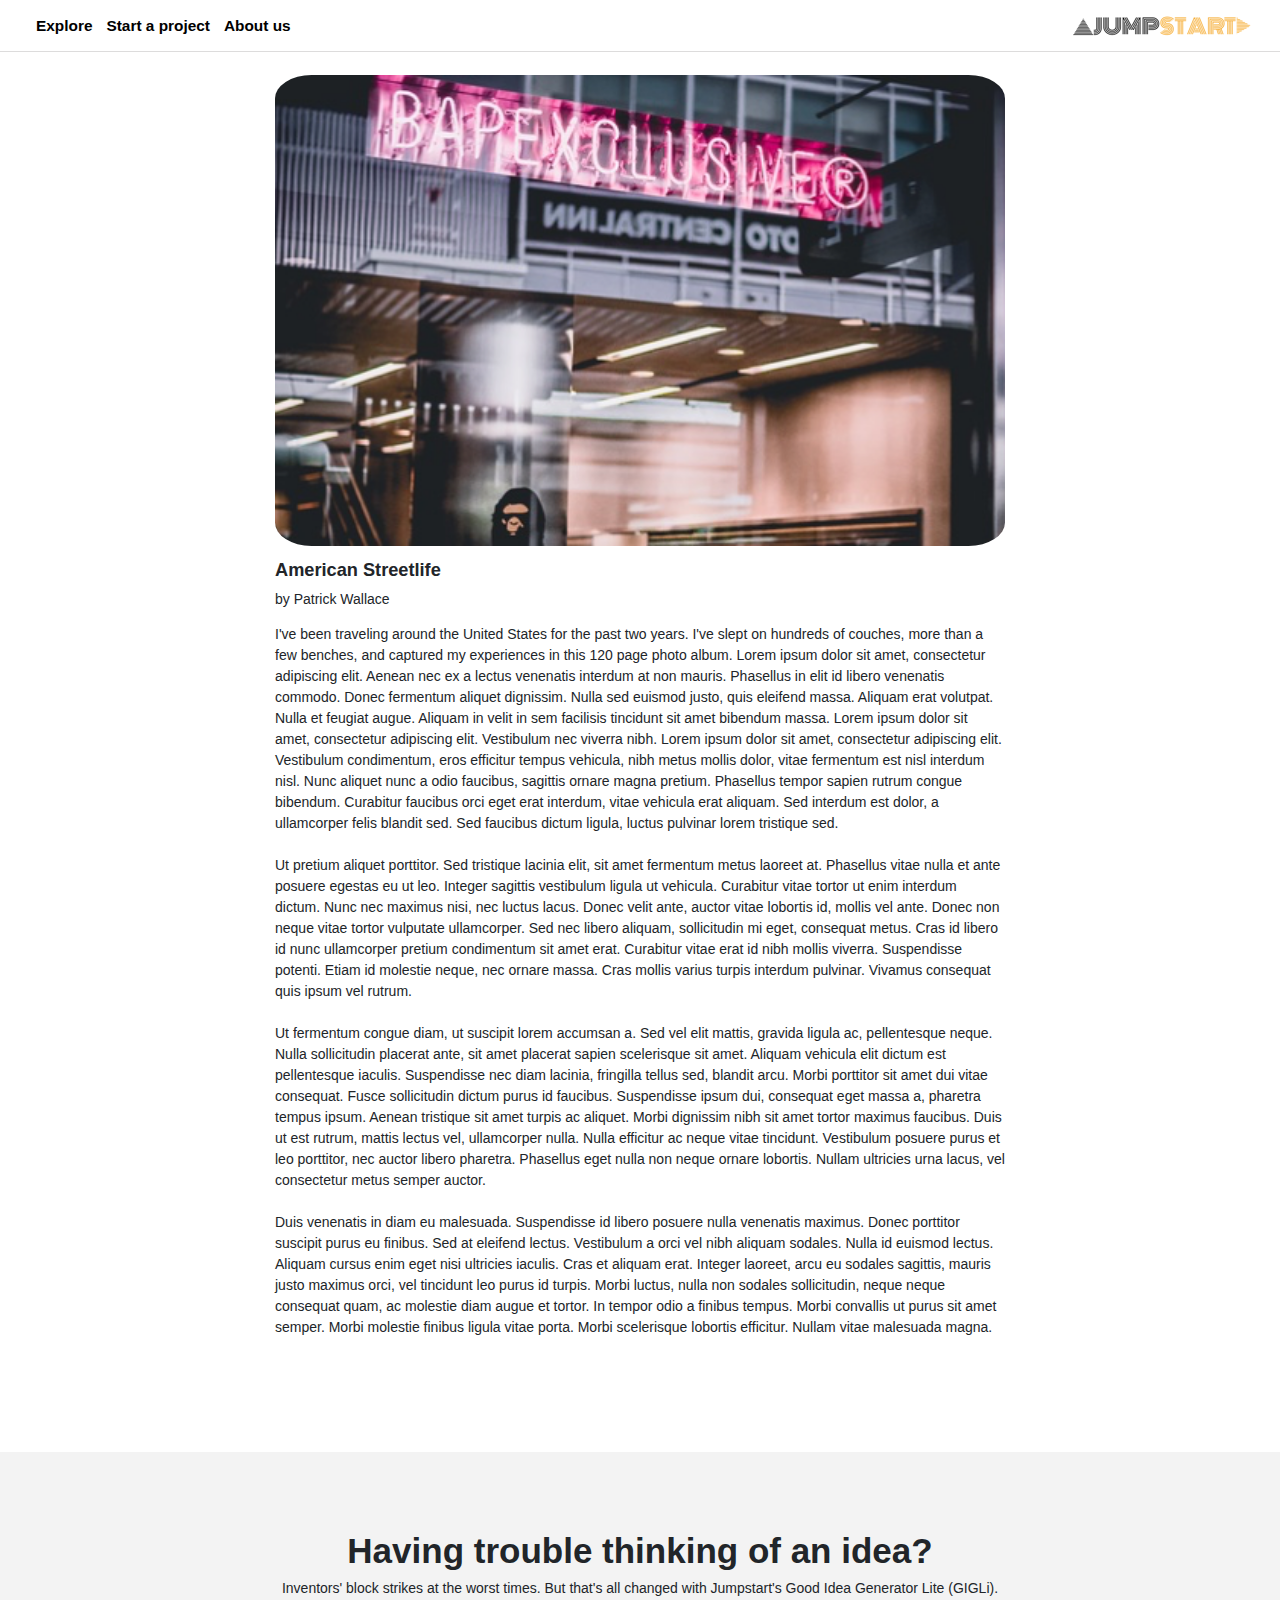
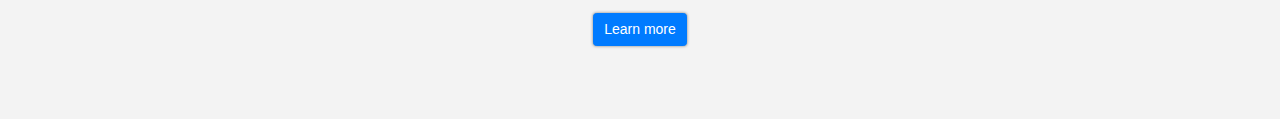
<file: Projects3.html>
<!DOCTYPE html>
<html lang="en">
<head>
    <meta charset="UTF-8">
    <meta name="viewport" content="width=device-width, initial-scale=1.0">
    <link rel="stylesheet" href="./resources/css/Reset.css">
    <link rel="stylesheet" href="https://stackpath.bootstrapcdn.com/bootstrap/4.2.1/css/bootstrap.min.css">
    <link rel="stylesheet" type="text/css" href="./resources/javascript/Slick/slick/slick.css">
    <link rel="stylesheet" href="./resources/css/style.css">
    <title>Document</title>
    <link rel="shortcut icon" type="image/png" href="./favicon.png">
    <link href="https://fonts.googleapis.com/css?family=Monoton|Open+Sans:400,600,700" rel="stylesheet">

</head>
<body class="projects-page">


 
<nav class="navbar navbar-expand-md navbar-fixed-top">
    <div class="container-fluid nav-mobile">
        <ul class="navbar-nav mobile-text">
            <li class="nav-item active">
                    <a class="nav-link" href="./index.html">Explore</a>
            </li>
            <li class="nav-item active">
                <a class="nav-link" href="#">Start a project</a>
            </li>
            <li class="nav-item active">
                <a class="nav-link" href="./About Us.html">About us</a>
            </liv>
        </ul>
        <a href="./index.html"><img class="logo" src="./resources/images/logo.png" alt="Company logo"></a>
    </div>    
</nav>

<div class="sitewide-container">

    <div class="container projects">
        <div class="row">
                <div class="image-container col-md-8 offset-md-2">
                        <img src="./resources/images/project3.png" alt="Street sign post double exposure">
                </div>
        </div> 
        <div class="row">   
            <div class="col-md-8 offset-md-2">     
                    <h4 class="projects-page-h4">American Streetlife</h4>
                    <span>by Patrick Wallace</span>
                    <p class="projects-page-p">I've been traveling around the United States for the past two years. I've slept on hundreds of couches, more than a few benches, and captured my experiences in this 120 page photo album. Lorem ipsum dolor sit amet, consectetur adipiscing elit. Aenean nec ex a lectus venenatis interdum at non mauris. Phasellus in elit id libero venenatis commodo. Donec fermentum aliquet dignissim. Nulla sed euismod justo, quis eleifend massa. Aliquam erat volutpat. Nulla et feugiat augue. Aliquam in velit in sem facilisis tincidunt sit amet bibendum massa. Lorem ipsum dolor sit amet, consectetur adipiscing elit. Vestibulum nec viverra nibh. Lorem ipsum dolor sit amet, consectetur adipiscing elit. Vestibulum condimentum, eros efficitur tempus vehicula, nibh metus mollis dolor, vitae fermentum est nisl interdum nisl. Nunc aliquet nunc a odio faucibus, sagittis ornare magna pretium. Phasellus tempor sapien rutrum congue bibendum. Curabitur faucibus orci eget erat interdum, vitae vehicula erat aliquam. Sed interdum est dolor, a ullamcorper felis blandit sed. Sed faucibus dictum ligula, luctus pulvinar lorem tristique sed. <br> <br>

                    Ut pretium aliquet porttitor. Sed tristique lacinia elit, sit amet fermentum metus laoreet at. Phasellus vitae nulla et ante posuere egestas eu ut leo. Integer sagittis vestibulum ligula ut vehicula. Curabitur vitae tortor ut enim interdum dictum. Nunc nec maximus nisi, nec luctus lacus. Donec velit ante, auctor vitae lobortis id, mollis vel ante. Donec non neque vitae tortor vulputate ullamcorper. Sed nec libero aliquam, sollicitudin mi eget, consequat metus. Cras id libero id nunc ullamcorper pretium condimentum sit amet erat. Curabitur vitae erat id nibh mollis viverra. Suspendisse potenti. Etiam id molestie neque, nec ornare massa. Cras mollis varius turpis interdum pulvinar. Vivamus consequat quis ipsum vel rutrum. <br> <br>
                            
                    Ut fermentum congue diam, ut suscipit lorem accumsan a. Sed vel elit mattis, gravida ligula ac, pellentesque neque. Nulla sollicitudin placerat ante, sit amet placerat sapien scelerisque sit amet. Aliquam vehicula elit dictum est pellentesque iaculis. Suspendisse nec diam lacinia, fringilla tellus sed, blandit arcu. Morbi porttitor sit amet dui vitae consequat. Fusce sollicitudin dictum purus id faucibus. Suspendisse ipsum dui, consequat eget massa a, pharetra tempus ipsum. Aenean tristique sit amet turpis ac aliquet. Morbi dignissim nibh sit amet tortor maximus faucibus. Duis ut est rutrum, mattis lectus vel, ullamcorper nulla. Nulla efficitur ac neque vitae tincidunt. Vestibulum posuere purus et leo porttitor, nec auctor libero pharetra. Phasellus eget nulla non neque ornare lobortis. Nullam ultricies urna lacus, vel consectetur metus semper auctor. <br> <br>
                            
                    Duis venenatis in diam eu malesuada. Suspendisse id libero posuere nulla venenatis maximus. Donec porttitor suscipit purus eu finibus. Sed at eleifend lectus. Vestibulum a orci vel nibh aliquam sodales. Nulla id euismod lectus. Aliquam cursus enim eget nisi ultricies iaculis. Cras et aliquam erat. Integer laoreet, arcu eu sodales sagittis, mauris justo maximus orci, vel tincidunt leo purus id turpis. Morbi luctus, nulla non sodales sollicitudin, neque neque consequat quam, ac molestie diam augue et tortor. In tempor odio a finibus tempus. Morbi convallis ut purus sit amet semper. Morbi molestie finibus ligula vitae porta. Morbi scelerisque lobortis efficitur. Nullam vitae malesuada magna.</p>
            </div>        
        </div>    
    </div>


    <div class="container-fluid footer-content">
        <div>
            <span class="big-text">Having trouble thinking of an idea?</span>
            <p>Inventors' block strikes at the worst times. But that's all changed with Jumpstart's Good Idea Generator Lite (GIGLi).</p>
            <div class="main-button">
                <a href="#" class="btn btn-primary btn-large">Learn more</a>
            </div>
        </div>

    </div>

</div>

<script
  src="https://code.jquery.com/jquery-3.3.1.min.js"
  integrity="sha256-FgpCb/KJQlLNfOu91ta32o/NMZxltwRo8QtmkMRdAu8="
  crossorigin="anonymous"></script>
<script type="text/javascript" src="./resources/javascript/Slick/slick/slick.min.js"></script>
<script type="text/javascript" src="./resources/javascript/main.js"></script>
</body>


</html>
</file>
<file: resources/css/style.css>
/* General styles */

html {
    font-size: 14px;
    font-family: Open Sans;
}

a, a:hover, a:visited, a:active {
    text-decoration: inherit;
    color: inherit;
}

h3 {
    color: #399bd1;
    font-size: 1.7rem;
    font-weight: bold;
    margin-left: 1.2%;
}

h4 {
    font-size: 1.3rem;
    font-weight: bold;
}

.zoom-img:hover, .zoom-img:active {
    opacity: 1;
    transform: scale(1.3);
}

.image-container img {
    transition: transform 0.5s, opactity 0.5s;
    border-radius: 5%;
}

.image-container {
    overflow: hidden;
    border-radius: 5%;
}

.projects-page .sitewide-container {
    position: relative;
    top: 75px;
}

.sitewide-container {
    position: relative;
    top: 50px;
}    

@media only screen and (max-width: 768px) {
    .sitewide-container {
        position: relative;
        top: 111px;
    }

    .projects-page .sitewide-container {
        position: relative;
        top: 150px;
    }
}


/* Navbar section */

@media only screen and (max-width: 768px) {
    .logo {
        display: none;
    }
}

@media only screen and (max-width: 768px) {
    .mobile-text {
        text-align: center;
    }
}

.navbar {
    position: fixed;
    background-color: white;
    width: 100%;
    z-index: 2;
    border-bottom: 1px solid #DDDCDC;
}

li a {
    color: black;
    font-size: 1.1rem;
    font-weight: bold;
}

@media only screen and (max-width: 768px) {
    .navbar-nav {
     margin: auto;
    }
}

/* Jumbotron section */

.jumbotron-bike {
    background-image: url(../images/jumbotron-bike.jpg);
    background-position: center;
    padding-top: 11.85rem;
    padding-bottom: 11.85rem;
}

.jumbotron-beer {
    background-image: url(../images/jumbotron-beer.jpg);
    background-position: center;
    padding-top: 11.85rem;
    padding-bottom: 11.85rem;
}

.jumbotron-duffel {
    background-image: url(../images/jumbotron-duffel.jpg);
    background-position: center;
    padding-top: 11.85rem;
    padding-bottom: 11.85rem;
}

.jumbotron-flowers {
    background-image: url(../images/jumbotron-flowers.jpg);
    background-position: center;
    padding-top: 11.85rem;
    padding-bottom: 11.85rem;
}

.monoton {
    font-family: monoton; 
    font-size: 10vw;
    color: white;
    text-shadow: -1px -1px 0 #000, 1px -1px 0 #000, -1px 1px 0 #000, 1px 1px 0 #000;    
    display: flex;
    justify-content: center;
}

@media only screen and (max-width: 768px) {
    .monoton {
        font-size: 10vw;
    }
}

.jumbotron-p {
    color: white;
    text-shadow: -1px -1px 0 #000, 1px -1px 0 #000, -1px 1px 0 #000, 1px 1px 0 #000;  
    display: flex;
    justify-content: center;
}

.main-button {
   text-align: center;
}

.main-button a:hover {
    background-color: #399bd1;
    box-shadow: 0 0 12px rgba(0, 0, 0, 0.9);
}

.main-button a:active {
    box-shadow: 0 0 0 rgba(0, 0, 0, 0.5);
}

.btn-primary {
    box-shadow: 0 0px 3px rgba(0, 0, 0, 0.5);
    transition: 1s box-shadow;
    transition: 0.2s background-color;
}

/* Products section */

.image-container img {
    height: 100%;
    width: 100%;
}


@media only screen and (max-width: 768px) {
   .featured-product {
       display: flex;
       justify-content: center;
   }
}

@media only screen and (min-width: 768px) and (max-width: 990px) {
    .image-container img {
        height: 50%;
        width: 100%;
    }
}

.product-list h4 {
    color: #399bd1;
}

.product-list {
    border: 2px solid #399bd1;
    border-radius: 5%;
    padding: 1rem;
}

/* Projects section */

.opaque {
    opacity: 0.5;
    border-radius: 5%;
}

@media only screen and (max-width: 768px) {
    .opaque {
     padding-top: 0.5rem;
     padding-bottom: 0.5rem;
    }
}

.projects {
    margin-bottom: 5.85rem;
}

@media only screen and (max-width: 768px) {
    .projects-h3 {
        display: flex;
        justify-content: center;
    }
 }

.bottom-margin {
    margin-bottom: 2rem;
}

.projects-page-h4 {
    margin-top: 1rem;
}

.projects-page-p {
    padding-top: 1rem;
}


/* Footer section */

.big-text {
    font-size: 2.5rem;
    font-weight: bold;
    margin-bottom: 1.4rem;
}

.footer-content {
    text-align: center;
    padding-top: 5.2rem;
    padding-bottom: 5.2rem;
    background-color: #f3f3f3;
    margin-top: 100px;
}

/*//////////////////////////////////// About Us page styles //////////////////////////////*/

.about-us-banner {
    width: 100%;
    height: auto;
}

#creatives {
    color: #398876
}

.about-us-p {
    text-align: center;
    font-weight: bold;
    color: #398876;
    font-size: 2vw;
}

#about-us-h1 {
    margin-top: 1rem;
    text-align: center;
    font-weight: bold;
}

.sec-1-about-us {
    height: auto;
}

#about-us-container {
    background-color: #FAD597;
}

.tile {
    text-align: center;
    padding: 1rem;
}




.about-us-container {
    position: relative;
    top: 50px;
  
}

.jumbotron-about-us {
    background-image: url('../images/about-us-banner.png');
    background-size: cover;
    background-position: center;
    background-repeat: no-repeat;
    height: 500px;
}

.about-us-title {
    font-size: 8vw;
    font-weight: bold;
    line-height: 8vw;

}

@media only screen and (max-width: 768px) {
    .about-us-container {
        position: relative;
        top: 111px;
    }
}


.about-us-img img {
    border-radius: 100%;
}
</file>
